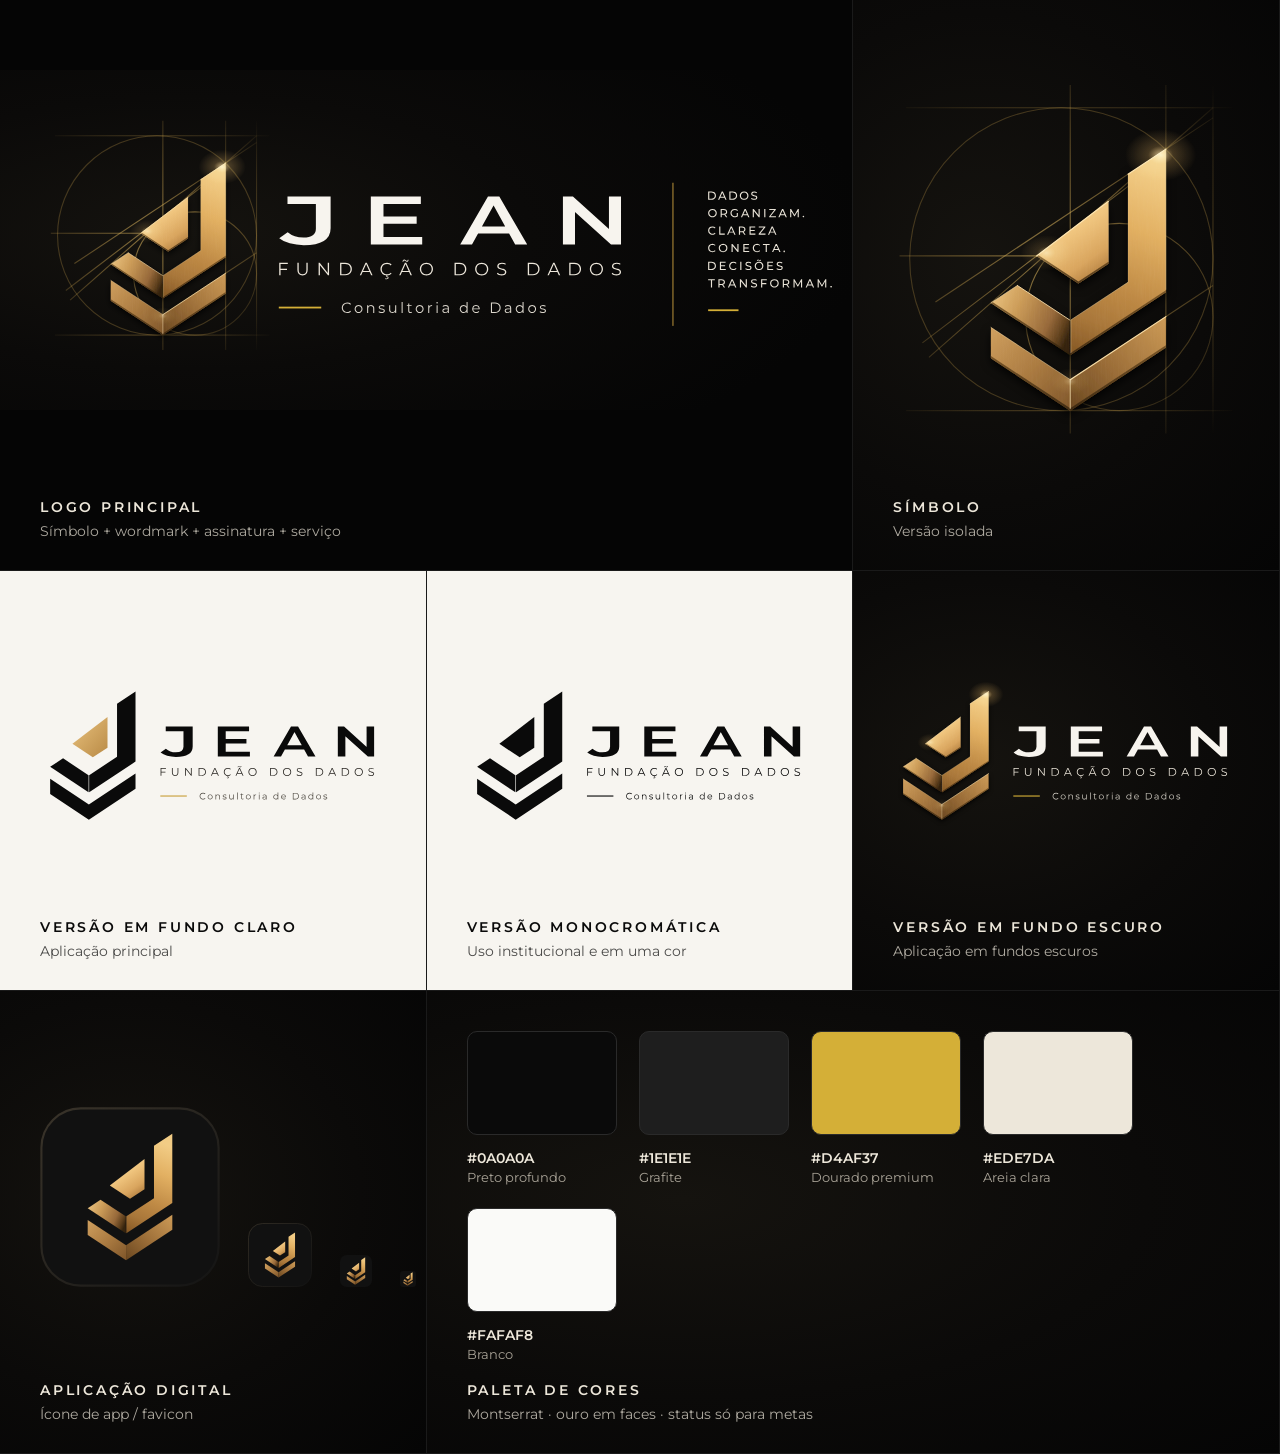
<file: marca/index.html>
<!doctype html>
<html lang="pt-BR">
<head>
<meta charset="utf-8">
<meta name="viewport" content="width=device-width, initial-scale=1">
<title>Marca — JEAN · Fundação dos Dados</title>
<link rel="icon" href="favicon.svg" type="image/svg+xml">
<link rel="stylesheet" href="tokens.css">
<link href="https://fonts.googleapis.com/css2?family=Montserrat:wght@400;500;600&display=swap" rel="stylesheet">
<style>
  * { margin: 0; box-sizing: border-box; }
  body { background: #050505; font-family: var(--jfc-fonte); color: var(--jfc-texto); }
  .folha { display: grid; grid-template-columns: repeat(6, 1fr); max-width: 1920px; margin: 0 auto; }
  .p { position: relative; min-height: 420px; border-right: 1px solid #1a1a1a; border-bottom: 1px solid #1a1a1a; display: grid; place-items: center; padding: 40px 40px 90px; }
  .escuro { background: radial-gradient(ellipse at 30% 45%, #15130F 0%, #0B0A09 55%, #050505 100%); }
  .claro { background: #F7F5F0; color: var(--jfc-preto); }
  .s4 { grid-column: span 4; } .s2 { grid-column: span 2; }
  .p img { max-width: 100%; display: block; }
  .rot { position: absolute; left: 40px; bottom: 30px; }
  .rot b { display: block; font-size: 14px; font-weight: 600; letter-spacing: var(--jfc-espaco-rotulo); }
  .rot span { display: block; font-size: 14px; opacity: .72; margin-top: 6px; }
  .cores { display: flex; gap: 22px; flex-wrap: wrap; }
  .cor i { display: block; width: 150px; height: 104px; border-radius: 10px; border: 1px solid #2a2a2a; }
  .cor b { display: block; font-size: 14px; font-weight: 600; margin-top: 14px; }
  .cor span { font-size: 13px; color: var(--jfc-texto-suave); }
  .icones { display: flex; align-items: flex-end; gap: 28px; }
  @media (max-width: 900px) { .folha { grid-template-columns: 1fr; } .s4, .s2 { grid-column: auto; } }
</style>
</head>
<body>
<main class="folha">
  <section class="p s4" style="background:#050505;padding:0 0 90px"><img src="logo-principal.svg" alt="Logo principal JEAN · Fundação dos Dados" style="width:100%">
    <div class="rot"><b>LOGO PRINCIPAL</b><span>Símbolo + wordmark + assinatura + serviço</span></div></section>
  <section class="p escuro s2"><img src="simbolo-construcao.svg" alt="Símbolo com construção" style="height:440px">
    <div class="rot"><b>SÍMBOLO</b><span>Versão isolada</span></div></section>

  <section class="p claro s2"><img src="logo-claro.svg" alt="Logo em fundo claro" style="width:380px">
    <div class="rot"><b>VERSÃO EM FUNDO CLARO</b><span>Aplicação principal</span></div></section>
  <section class="p claro s2"><img src="logo-mono-preto.svg" alt="Logo monocromático" style="width:380px">
    <div class="rot"><b>VERSÃO MONOCROMÁTICA</b><span>Uso institucional e em uma cor</span></div></section>
  <section class="p escuro s2"><img src="logo-escuro.svg" alt="Logo em fundo escuro" style="width:380px">
    <div class="rot"><b>VERSÃO EM FUNDO ESCURO</b><span>Aplicação em fundos escuros</span></div></section>

  <section class="p escuro s2"><div class="icones">
      <img src="icone.svg" alt="Ícone de app" width="180"><img src="icone.svg" alt="" width="64"><img src="favicon.svg" alt="" width="32"><img src="favicon.svg" alt="" width="16"></div>
    <div class="rot"><b>APLICAÇÃO DIGITAL</b><span>Ícone de app / favicon</span></div></section>
  <section class="p escuro s4"><div class="cores">
      <div class="cor"><i style="background:#0A0A0A"></i><b>#0A0A0A</b><span>Preto profundo</span></div>
      <div class="cor"><i style="background:#1E1E1E"></i><b>#1E1E1E</b><span>Grafite</span></div>
      <div class="cor"><i style="background:#D4AF37"></i><b>#D4AF37</b><span>Dourado premium</span></div>
      <div class="cor"><i style="background:#EDE7DA"></i><b>#EDE7DA</b><span>Areia clara</span></div>
      <div class="cor"><i style="background:#FAFAF8"></i><b>#FAFAF8</b><span>Branco</span></div></div>
    <div class="rot"><b>PALETA DE CORES</b><span>Montserrat · ouro em faces · status só para metas</span></div></section>
</main>
</body>
</html>
</file>
<file: marca/tokens.css>
/*
  JEAN · Fundação dos Dados — tokens da marca (fonte única)
  Gerado por marca/_fonte/gerar_marca.py — edite lá, não aqui.

  Uso:  <link rel="stylesheet" href="https://jeanfelipecr-ds.github.io/marca/tokens.css">
        <link href="https://fonts.googleapis.com/css2?family=Montserrat:wght@300;400;500;600;700&display=swap" rel="stylesheet">

  Regra: verde/laranja/vermelho só para estado ou meta (período encerrado); o dourado é MARCA,
  nunca status; azul nunca representa atingimento.
*/
:root {
  /* paleta do board */
  --jfc-preto: #0A0A0A;
  --jfc-grafite: #1E1E1E;
  --jfc-ouro: #D4AF37;
  --jfc-areia: #EDE7DA;
  --jfc-branco: #FAFAF8;

  /* ouro em faces (o metal do símbolo) */
  --jfc-ouro-reflexo: #F8D99D;
  --jfc-ouro-claro: #F2CC85;
  --jfc-ouro-medio: #BF8A45;
  --jfc-ouro-sombra: #875925;
  --jfc-ouro-vinco: #4A3116;
  --jfc-ouro-metal: linear-gradient(135deg, #F8D99D 0%, #E2B062 35%, #BF8A45 70%, #875925 100%);

  /* superfícies e texto em fundo escuro */
  --jfc-fundo: #0A0A0A;
  --jfc-superficie: #121110;
  --jfc-linha: #2A2620;
  --jfc-texto: #EDE7DA;
  --jfc-texto-forte: #FAFAF8;
  --jfc-texto-suave: #A9A397;

  /* tipografia: uma família só */
  --jfc-fonte: "Montserrat", system-ui, -apple-system, "Segoe UI", sans-serif;
  --jfc-espaco-titulo: .26em;   /* caixa alta espaçada, como o "FUNDAÇÃO DOS DADOS" */
  --jfc-espaco-rotulo: .2em;

  /* status — só para estado/meta */
  --jfc-ok: #16A34A;
  --jfc-atencao: #F97316;
  --jfc-alerta: #EF4444;
}
</file>
